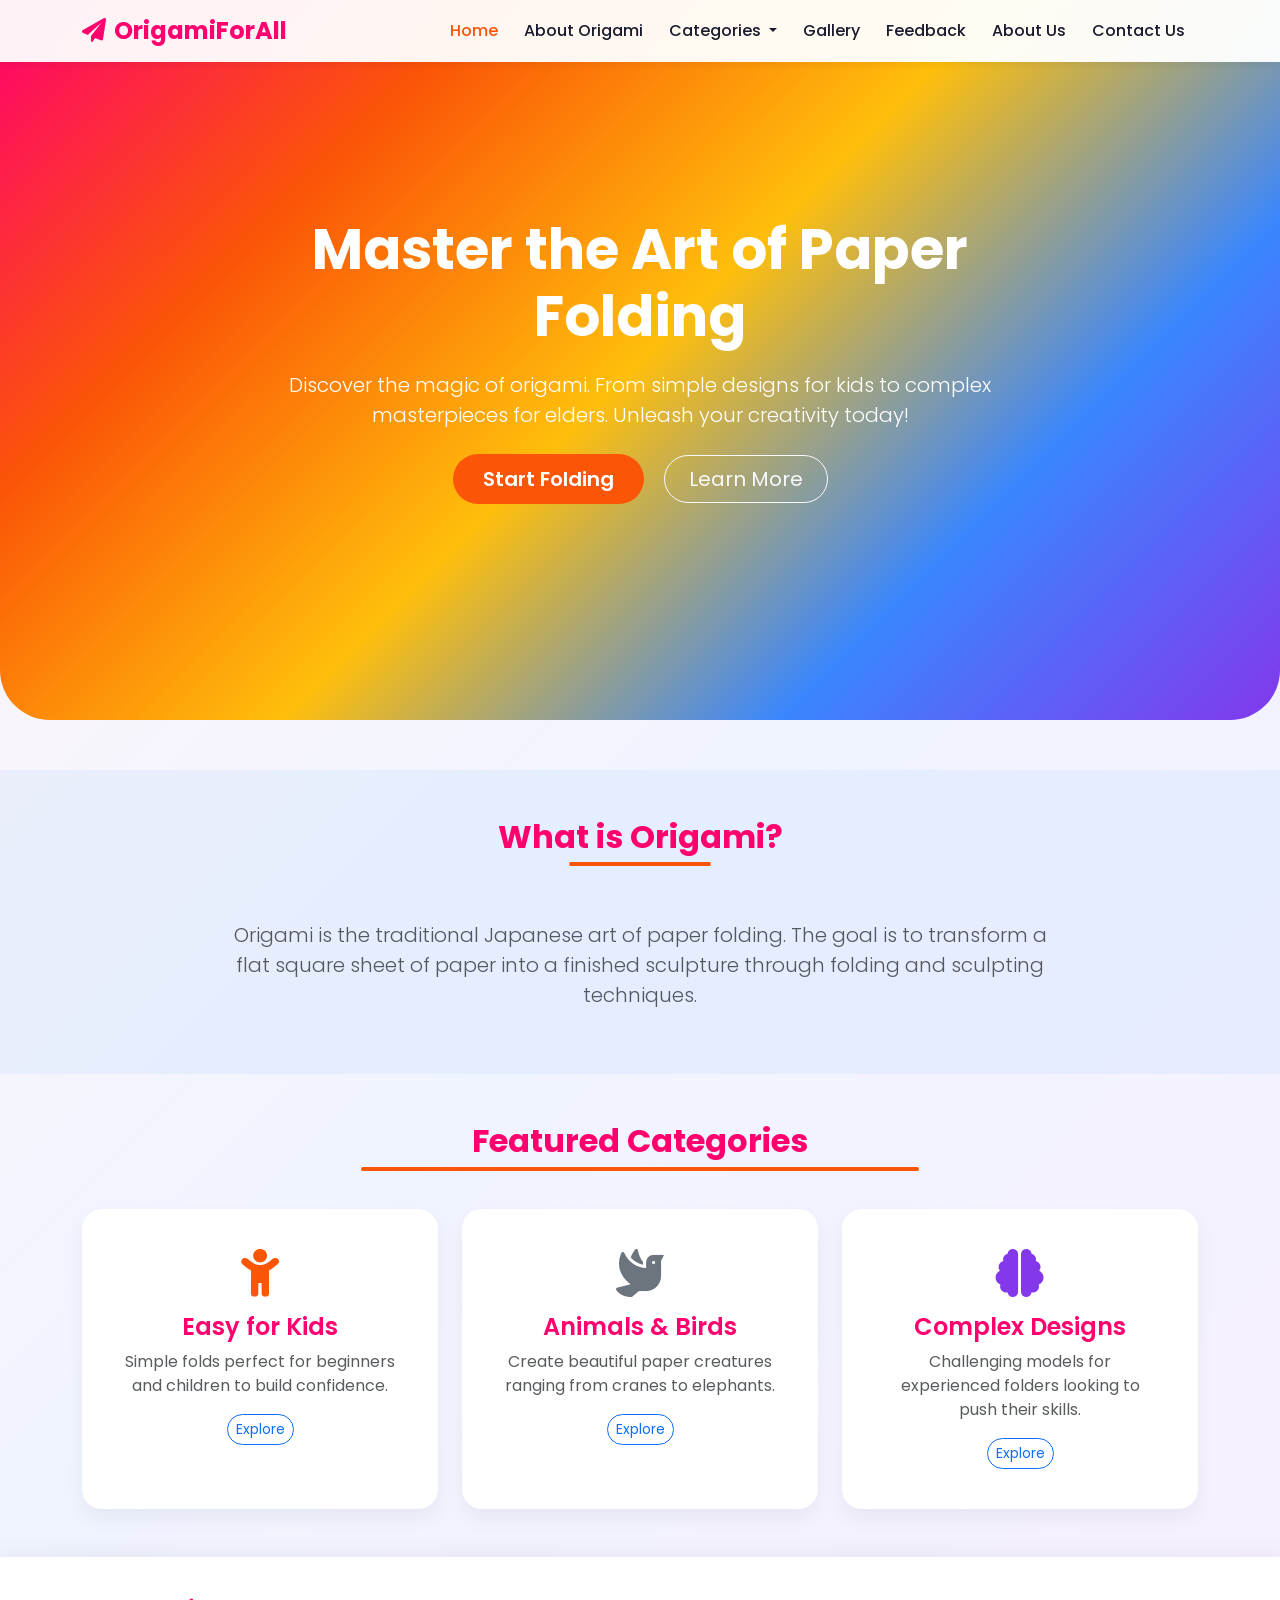
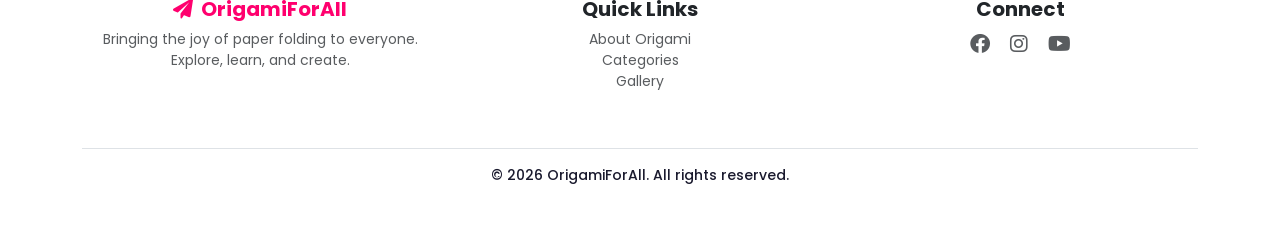
<file: index.html>
<!DOCTYPE html>
<html lang="en">

<head>
    <meta charset="UTF-8">
    <meta name="viewport" content="width=device-width, initial-scale=1.0">
    <title>OrigamiForAll - Home</title>
    <meta name="description"
        content="Learn the beautiful art of paper folding with OrigamiForAll. Discover easy and complex designs, step-by-step guides, and a gallery of amazing creations.">
    <link href="https://cdn.jsdelivr.net/npm/bootstrap@5.3.0/dist/css/bootstrap.min.css" rel="stylesheet">
    <link rel="stylesheet" href="css/style.css">
    <link rel="stylesheet" href="https://cdnjs.cloudflare.com/ajax/libs/font-awesome/6.0.0/css/all.min.css">
</head>

<body>

    <!-- Splash Screen -->
    <div id="splash-screen" class="splash-screen">
        <div class="splash-content">
            <h2 class="splash-title">OrigamiForAll</h2>
            <p class="splash-subtitle">Created By:</p>
            <h3 class="team-names">
                <span>Ali Raza</span> •
                <span>Ibad ur rehman</span> •
                <span>Muhammad Adil</span> •
                <span>Shahmeer Naseer</span> •
                <span>Muhammad Mehroz</span>
            </h3>
        </div>
    </div>

    <!-- Navigation -->
    <nav class="navbar navbar-expand-lg navbar-light fixed-top">
        <div class="container">
            <a class="navbar-brand" href="index.html">
                <i class="fa-solid fa-paper-plane me-2"></i>OrigamiForAll
            </a>
            <button class="navbar-toggler" type="button" data-bs-toggle="collapse" data-bs-target="#navbarNav">
                <span class="navbar-toggler-icon"></span>
            </button>
            <div class="collapse navbar-collapse" id="navbarNav">
                <ul class="navbar-nav ms-auto">
                    <li class="nav-item"><a class="nav-link active" href="index.html">Home</a></li>
                    <li class="nav-item"><a class="nav-link" href="about-origami.html">About Origami</a></li>
                    <li class="nav-item dropdown">
                        <a class="nav-link dropdown-toggle" href="#" id="navbarDropdown" role="button"
                            data-bs-toggle="dropdown">
                            Categories
                        </a>
                        <ul class="dropdown-menu border-0 shadow-sm">
                            <li><a class="dropdown-item" href="categories.html#easy">Easy for Kids</a></li>
                            <li><a class="dropdown-item" href="categories.html#complex">Complex for Elders</a></li>
                            <li>
                                <hr class="dropdown-divider">
                            </li>
                            <li><a class="dropdown-item" href="categories.html#animals">Animals</a></li>
                            <li><a class="dropdown-item" href="categories.html#birds">Birds</a></li>
                            <li><a class="dropdown-item" href="categories.html#flowers">Flowers</a></li>
                            <li><a class="dropdown-item" href="categories.html">View All</a></li>
                        </ul>
                    </li>
                    <li class="nav-item"><a class="nav-link" href="gallery.html">Gallery</a></li>
                    <li class="nav-item"><a class="nav-link" href="feedback.html">Feedback</a></li>
                    <li class="nav-item"><a class="nav-link" href="about-us.html">About Us</a></li>
                    <li class="nav-item"><a class="nav-link" href="contact.html">Contact Us</a></li>
                </ul>
            </div>
        </div>
    </nav>
    <section class="hero-section text-center d-flex align-items-center" style="min-height: 80vh;">
        <div class="container">
            <div class="row justify-content-center">
                <div class="col-md-8">
                    <h1 class="hero-title">Master the Art of Paper Folding</h1>
                    <p class="lead mb-4">Discover the magic of origami. From simple designs for kids to complex
                        masterpieces for elders. Unleash your creativity today!</p>
                    <a href="categories.html" class="btn btn-custom btn-lg me-3">Start Folding</a>
                    <a href="about-origami.html" class="btn btn-outline-light btn-lg rounded-pill px-4">Learn More</a>
                </div>
            </div>
        </div>
    </section>
    <section class="py-5 bg-light-blue">
        <div class="container text-center">
            <h2 class="section-title">What is Origami?</h2>
            <p class="lead w-75 mx-auto mt-4 text-muted">Origami is the traditional Japanese art of paper folding. The
                goal is to transform a flat square sheet of paper into a finished sculpture through folding and
                sculpting techniques.</p>
        </div>
    </section>
    <section class="py-5">
        <div class="container">
            <h2 class="section-title text-center d-block mx-auto mb-5">Featured Categories</h2>
            <div class="row g-4">
                <div class="col-md-4">
                    <div class="card text-center p-4">
                        <div class="card-body">
                            <i class="fa-solid fa-child text-accent fa-3x mb-3"></i>
                            <h4 class="card-title">Easy for Kids</h4>
                            <p class="card-text text-muted">Simple folds perfect for beginners and children to build
                                confidence.</p>
                            <a href="categories.html#easy"
                                class="btn btn-sm btn-outline-primary rounded-pill">Explore</a>
                        </div>
                    </div>
                </div>
                <div class="col-md-4">
                    <div class="card text-center p-4">
                        <div class="card-body">
                            <i class="fa-solid fa-dove text-secondary fa-3x mb-3"></i>
                            <h4 class="card-title">Animals & Birds</h4>
                            <p class="card-text text-muted">Create beautiful paper creatures ranging from cranes to
                                elephants.</p>
                            <a href="categories.html#animals"
                                class="btn btn-sm btn-outline-primary rounded-pill">Explore</a>
                        </div>
                    </div>
                </div>
                <div class="col-md-4">
                    <div class="card text-center p-4">
                        <div class="card-body">
                            <i class="fa-solid fa-brain text-success-custom fa-3x mb-3"
                                style="color: var(--success-color)"></i>
                            <h4 class="card-title">Complex Designs</h4>
                            <p class="card-text text-muted">Challenging models for experienced folders looking to push
                                their skills.</p>
                            <a href="categories.html#complex"
                                class="btn btn-sm btn-outline-primary rounded-pill">Explore</a>
                        </div>
                    </div>
                </div>
            </div>
        </div>
    </section>
    <footer class="text-center mt-0">
        <div class="container">
            <div class="row mb-4">
                <div class="col-md-4 mb-3">
                    <h5 class="text-primary-custom fw-bold"><i class="fa-solid fa-paper-plane me-2"></i>OrigamiForAll
                    </h5>
                    <p class="text-muted small">Bringing the joy of paper folding to everyone. Explore, learn, and
                        create.</p>
                </div>
                <div class="col-md-4 mb-3">
                    <h5 class="text-dark fw-bold">Quick Links</h5>
                    <ul class="list-unstyled small">
                        <li><a href="about-origami.html" class="text-muted text-decoration-none">About Origami</a></li>
                        <li><a href="categories.html" class="text-muted text-decoration-none">Categories</a></li>
                        <li><a href="gallery.html" class="text-muted text-decoration-none">Gallery</a></li>
                    </ul>
                </div>
                <div class="col-md-4 mb-3">
                    <h5 class="text-dark fw-bold">Connect</h5>
                    <a href="#" class="text-muted me-3 fs-5"><i class="fa-brands fa-facebook"></i></a>
                    <a href="#" class="text-muted me-3 fs-5"><i class="fa-brands fa-instagram"></i></a>
                    <a href="#" class="text-muted fs-5"><i class="fa-brands fa-youtube"></i></a>
                </div>
            </div>
            <div class="border-top pt-3">
                <p class="footer-text small mb-0">&copy; 2026 OrigamiForAll. All rights reserved.</p>
            </div>
        </div>
    </footer>

    <!-- Bootstrap JS -->
    <script src="https://cdn.jsdelivr.net/npm/bootstrap@5.3.0/dist/js/bootstrap.bundle.min.js"></script>
    <script src="js/script.js"></script>
</body>

</html>
</file>
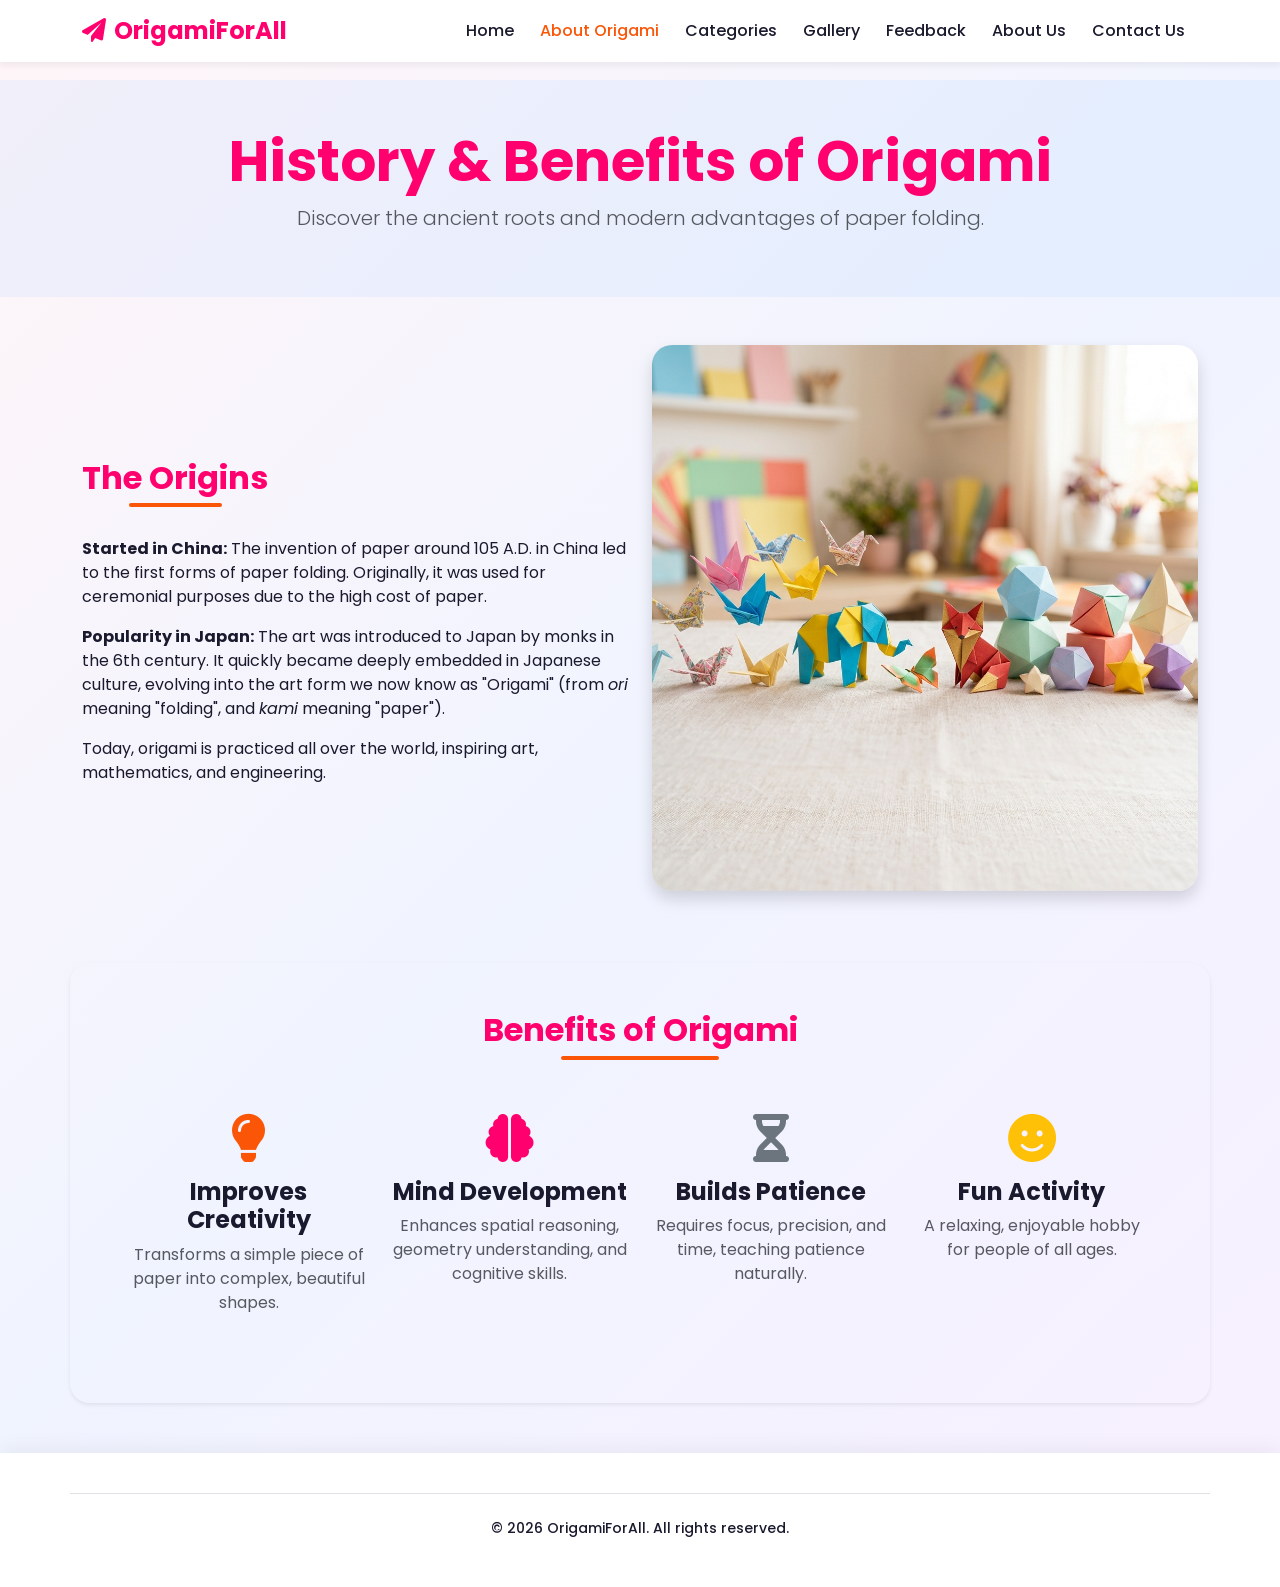
<file: about-origami.html>
<!DOCTYPE html>
<html lang="en">
<head>
    <meta charset="UTF-8">
    <meta name="viewport" content="width=device-width, initial-scale=1.0">
    <title>About Origami - OrigamiForAll</title>
    <link href="https://cdn.jsdelivr.net/npm/bootstrap@5.3.0/dist/css/bootstrap.min.css" rel="stylesheet">
    <link rel="stylesheet" href="css/style.css">
    <link rel="stylesheet" href="https://cdnjs.cloudflare.com/ajax/libs/font-awesome/6.0.0/css/all.min.css">
</head>
<body style="padding-top: 80px;">

    <!-- Navigation -->
    <nav class="navbar navbar-expand-lg navbar-light fixed-top">
        <div class="container">
            <a class="navbar-brand" href="index.html">
                <i class="fa-solid fa-paper-plane me-2"></i>OrigamiForAll
            </a>
            <button class="navbar-toggler" type="button" data-bs-toggle="collapse" data-bs-target="#navbarNav">
                <span class="navbar-toggler-icon"></span>
            </button>
            <div class="collapse navbar-collapse" id="navbarNav">
                <ul class="navbar-nav ms-auto">
                    <li class="nav-item"><a class="nav-link" href="index.html">Home</a></li>
                    <li class="nav-item"><a class="nav-link active" href="about-origami.html">About Origami</a></li>
                    <li class="nav-item"><a class="nav-link" href="categories.html">Categories</a></li>
                    <li class="nav-item"><a class="nav-link" href="gallery.html">Gallery</a></li>
                    <li class="nav-item"><a class="nav-link" href="feedback.html">Feedback</a></li>
                    <li class="nav-item"><a class="nav-link" href="about-us.html">About Us</a></li>
                    <li class="nav-item"><a class="nav-link" href="contact.html">Contact Us</a></li>
                </ul>
            </div>
        </div>
    </nav>

    <!-- Page Header -->
    <section class="bg-light-blue py-5 mb-5 text-center">
        <div class="container">
            <h1 class="display-4 fw-bold text-primary-custom">History & Benefits of Origami</h1>
            <p class="lead text-muted">Discover the ancient roots and modern advantages of paper folding.</p>
        </div>
    </section>

    <!-- Content Section -->
    <div class="container mb-5">
        <div class="row align-items-center mb-5">
            <div class="col-md-6 order-md-2 mb-4">
                <img src="images/banner.png" alt="Origami History" class="img-fluid rounded-custom shadow">
            </div>
            <div class="col-md-6 order-md-1">
                <h2 class="section-title">The Origins</h2>
                <p><strong>Started in China:</strong> The invention of paper around 105 A.D. in China led to the first forms of paper folding. Originally, it was used for ceremonial purposes due to the high cost of paper.</p>
                <p><strong>Popularity in Japan:</strong> The art was introduced to Japan by monks in the 6th century. It quickly became deeply embedded in Japanese culture, evolving into the art form we now know as "Origami" (from <em>ori</em> meaning "folding", and <em>kami</em> meaning "paper").</p>
                <p>Today, origami is practiced all over the world, inspiring art, mathematics, and engineering.</p>
            </div>
        </div>

        <div class="row bg-soft-green p-5 rounded-custom mt-5 shadow-sm">
            <div class="col-12 text-center mb-4">
                <h2 class="section-title">Benefits of Origami</h2>
            </div>
            <div class="col-md-3 text-center mb-4">
                <i class="fa-solid fa-lightbulb text-accent fa-3x mb-3"></i>
                <h4 class="fw-bold">Improves Creativity</h4>
                <p class="text-muted">Transforms a simple piece of paper into complex, beautiful shapes.</p>
            </div>
            <div class="col-md-3 text-center mb-4">
                <i class="fa-solid fa-brain text-primary-custom fa-3x mb-3"></i>
                <h4 class="fw-bold">Mind Development</h4>
                <p class="text-muted">Enhances spatial reasoning, geometry understanding, and cognitive skills.</p>
            </div>
            <div class="col-md-3 text-center mb-4">
                <i class="fa-solid fa-hourglass text-secondary fa-3x mb-3"></i>
                <h4 class="fw-bold">Builds Patience</h4>
                <p class="text-muted">Requires focus, precision, and time, teaching patience naturally.</p>
            </div>
            <div class="col-md-3 text-center mb-4">
                <i class="fa-solid fa-face-smile text-warning fa-3x mb-3"></i>
                <h4 class="fw-bold">Fun Activity</h4>
                <p class="text-muted">A relaxing, enjoyable hobby for people of all ages.</p>
            </div>
        </div>
    </div>

    <!-- Footer -->
    <footer class="text-center">
        <div class="container border-top pt-4 pb-2">
            <p class="footer-text small mb-0">&copy; 2026 OrigamiForAll. All rights reserved.</p>
        </div>
    </footer>

    <script src="https://cdn.jsdelivr.net/npm/bootstrap@5.3.0/dist/js/bootstrap.bundle.min.js"></script>
    <script src="js/script.js"></script>
</body>
</html>
</file>
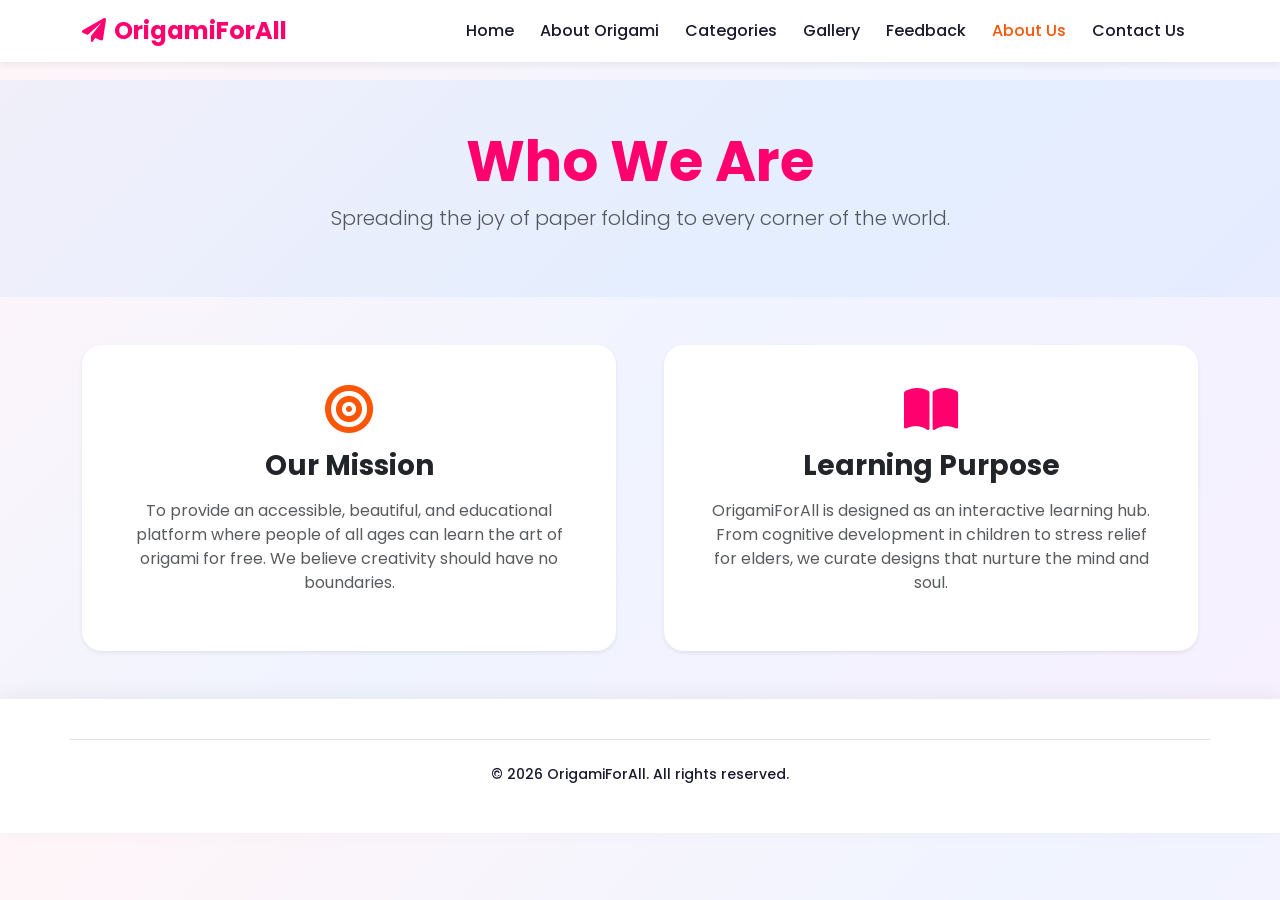
<file: about-us.html>
<!DOCTYPE html>
<html lang="en">
<head>
    <meta charset="UTF-8">
    <meta name="viewport" content="width=device-width, initial-scale=1.0">
    <title>About Us - OrigamiForAll</title>
    <link href="https://cdn.jsdelivr.net/npm/bootstrap@5.3.0/dist/css/bootstrap.min.css" rel="stylesheet">
    <link rel="stylesheet" href="css/style.css">
    <link rel="stylesheet" href="https://cdnjs.cloudflare.com/ajax/libs/font-awesome/6.0.0/css/all.min.css">
</head>
<body style="padding-top: 80px;">

    <!-- Navigation -->
    <nav class="navbar navbar-expand-lg navbar-light fixed-top">
        <div class="container">
            <a class="navbar-brand" href="index.html">
                <i class="fa-solid fa-paper-plane me-2"></i>OrigamiForAll
            </a>
            <button class="navbar-toggler" type="button" data-bs-toggle="collapse" data-bs-target="#navbarNav">
                <span class="navbar-toggler-icon"></span>
            </button>
            <div class="collapse navbar-collapse" id="navbarNav">
                <ul class="navbar-nav ms-auto">
                    <li class="nav-item"><a class="nav-link" href="index.html">Home</a></li>
                    <li class="nav-item"><a class="nav-link" href="about-origami.html">About Origami</a></li>
                    <li class="nav-item"><a class="nav-link" href="categories.html">Categories</a></li>
                    <li class="nav-item"><a class="nav-link" href="gallery.html">Gallery</a></li>
                    <li class="nav-item"><a class="nav-link" href="feedback.html">Feedback</a></li>
                    <li class="nav-item"><a class="nav-link active" href="about-us.html">About Us</a></li>
                    <li class="nav-item"><a class="nav-link" href="contact.html">Contact Us</a></li>
                </ul>
            </div>
        </div>
    </nav>

    <!-- Page Header -->
    <section class="bg-light-blue py-5 mb-5 text-center">
        <div class="container">
            <h1 class="display-4 fw-bold text-primary-custom">Who We Are</h1>
            <p class="lead text-muted">Spreading the joy of paper folding to every corner of the world.</p>
        </div>
    </section>

    <!-- Mission & Vision -->
    <div class="container mb-5">
        <div class="row g-5">
            <div class="col-md-6">
                <div class="card h-100 p-4 border-0 shadow-sm" style="border-radius: 20px;">
                    <div class="card-body text-center">
                        <i class="fa-solid fa-bullseye text-accent fa-3x mb-3"></i>
                        <h3 class="fw-bold">Our Mission</h3>
                        <p class="text-muted mt-3">To provide an accessible, beautiful, and educational platform where people of all ages can learn the art of origami for free. We believe creativity should have no boundaries.</p>
                    </div>
                </div>
            </div>
            <div class="col-md-6">
                <div class="card h-100 p-4 border-0 shadow-sm" style="border-radius: 20px;">
                    <div class="card-body text-center">
                        <i class="fa-solid fa-book-open text-primary-custom fa-3x mb-3"></i>
                        <h3 class="fw-bold">Learning Purpose</h3>
                        <p class="text-muted mt-3">OrigamiForAll is designed as an interactive learning hub. From cognitive development in children to stress relief for elders, we curate designs that nurture the mind and soul.</p>
                    </div>
                </div>
            </div>
        </div>
    </div>



    <!-- Footer -->
    <footer class="text-center mt-5">
        <div class="container border-top pt-4 pb-2">
            <p class="footer-text small mb-0">&copy; 2026 OrigamiForAll. All rights reserved.</p>
        </div>
    </footer>

    <script src="https://cdn.jsdelivr.net/npm/bootstrap@5.3.0/dist/js/bootstrap.bundle.min.js"></script>
    <script src="js/script.js"></script>
</body>
</html>
</file>
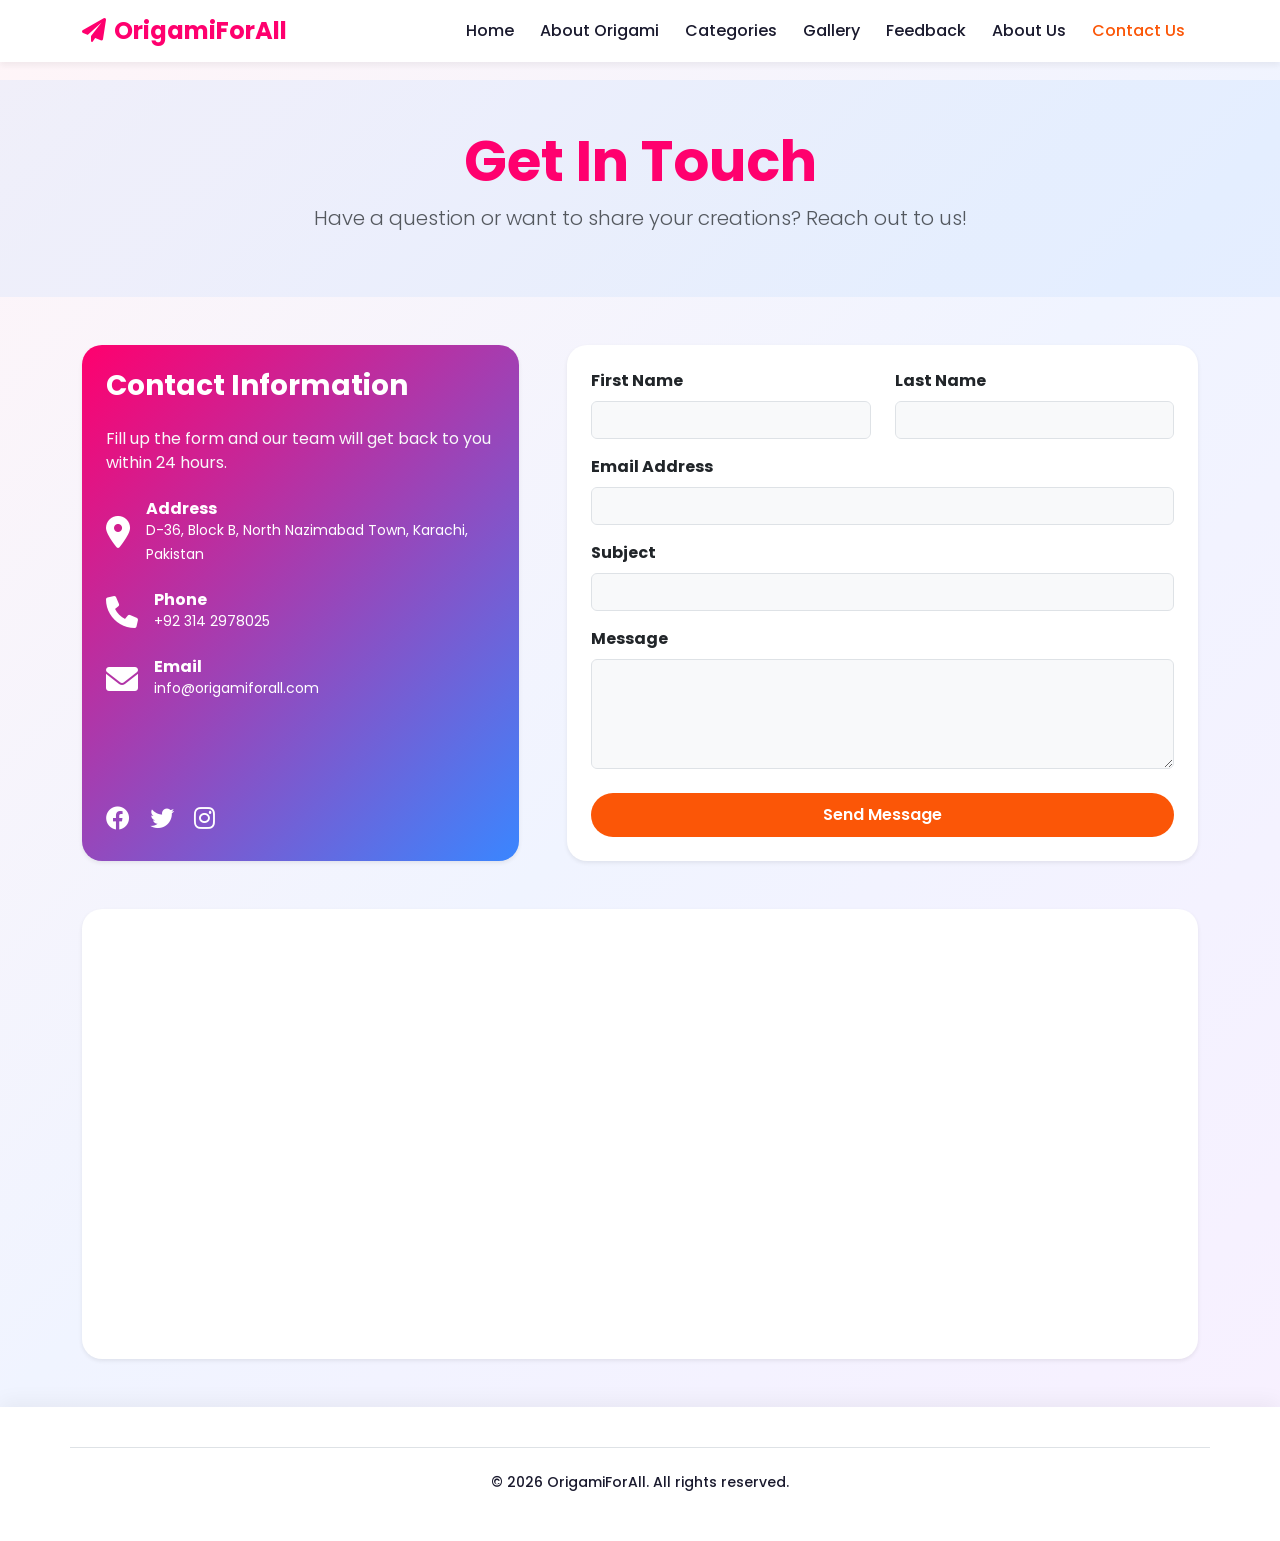
<file: contact.html>
<!DOCTYPE html>
<html lang="en">

<head>
    <meta charset="UTF-8">
    <meta name="viewport" content="width=device-width, initial-scale=1.0">
    <title>Contact Us - OrigamiForAll</title>
    <link href="https://cdn.jsdelivr.net/npm/bootstrap@5.3.0/dist/css/bootstrap.min.css" rel="stylesheet">
    <link rel="stylesheet" href="css/style.css">
    <link rel="stylesheet" href="https://cdnjs.cloudflare.com/ajax/libs/font-awesome/6.0.0/css/all.min.css">
<base target="_blank">
</head>

<body style="padding-top: 80px;">

    <!-- Navigation -->
    <nav class="navbar navbar-expand-lg navbar-light fixed-top">
        <div class="container">
            <a class="navbar-brand" href="index.html">
                <i class="fa-solid fa-paper-plane me-2"></i>OrigamiForAll
            </a>
            <button class="navbar-toggler" type="button" data-bs-toggle="collapse" data-bs-target="#navbarNav">
                <span class="navbar-toggler-icon"></span>
            </button>
            <div class="collapse navbar-collapse" id="navbarNav">
                <ul class="navbar-nav ms-auto">
                    <li class="nav-item"><a class="nav-link" href="index.html">Home</a></li>
                    <li class="nav-item"><a class="nav-link" href="about-origami.html">About Origami</a></li>
                    <li class="nav-item"><a class="nav-link" href="categories.html">Categories</a></li>
                    <li class="nav-item"><a class="nav-link" href="gallery.html">Gallery</a></li>
                    <li class="nav-item"><a class="nav-link" href="feedback.html">Feedback</a></li>
                    <li class="nav-item"><a class="nav-link" href="about-us.html">About Us</a></li>
                    <li class="nav-item"><a class="nav-link active" href="contact.html">Contact Us</a></li>
                </ul>
            </div>
        </div>
    </nav>

    <!-- Page Header -->
    <section class="bg-light-blue py-5 mb-5 text-center">
        <div class="container">
            <h1 class="display-4 fw-bold text-primary-custom">Get In Touch</h1>
            <p class="lead text-muted">Have a question or want to share your creations? Reach out to us!</p>
        </div>
    </section>

    <!-- Contact Info & Form -->
    <div class="container mb-5">
        <div class="row g-5">
            <!-- Contact Details -->
            <div class="col-md-5">
                <div class="card p-4 border-0 shadow-sm bg-primary text-white"
                    style="border-radius: 20px; background: linear-gradient(135deg, var(--primary-color), var(--secondary-color));">
                    <h3 class="fw-bold mb-4">Contact Information</h3>
                    <p class="mb-4 text-light">Fill up the form and our team will get back to you within 24 hours.</p>

                    <div class="d-flex align-items-center mb-4">
                        <i class="fa-solid fa-location-dot fa-2x me-3"></i>
                        <div>
                            <h6 class="mb-0 fw-bold">Address</h6>
                            <span class="small">D-36, Block B, North Nazimabad Town, Karachi, Pakistan</span>
                        </div>
                    </div>

                    <div class="d-flex align-items-center mb-4">
                        <i class="fa-solid fa-phone fa-2x me-3"></i>
                        <div>
                            <h6 class="mb-0 fw-bold">Phone</h6>
                            <span class="small">+92 314 2978025</span>
                        </div>
                    </div>

                    <div class="d-flex align-items-center mb-4">
                        <i class="fa-solid fa-envelope fa-2x me-3"></i>
                        <div>
                            <h6 class="mb-0 fw-bold">Email</h6>
                            <span class="small"><a href="mailto:info@origamiforall.com"
                                    class="text-white text-decoration-none">info@origamiforall.com</a></span>
                        </div>
                    </div>

                    <div class="mt-auto pt-5">
                        <a href="#" class="text-white me-3 fs-4"><i class="fa-brands fa-facebook"></i></a>
                        <a href="#" class="text-white me-3 fs-4"><i class="fa-brands fa-twitter"></i></a>
                        <a href="#" class="text-white fs-4"><i class="fa-brands fa-instagram"></i></a>
                    </div>
                </div>
            </div>

            <!-- Contact Form -->
            <div class="col-md-7">
                <div class="card p-4 border-0 shadow-sm" style="border-radius: 20px;">
                    <form onsubmit="event.preventDefault(); alert('Message Sent Successfully!');">
                        <div class="row">
                            <div class="col-md-6 mb-3">
                                <label class="form-label fw-bold text-dark">First Name</label>
                                <input type="text" class="form-control bg-light" required>
                            </div>
                            <div class="col-md-6 mb-3">
                                <label class="form-label fw-bold text-dark">Last Name</label>
                                <input type="text" class="form-control bg-light" required>
                            </div>
                        </div>
                        <div class="mb-3">
                            <label class="form-label fw-bold text-dark">Email Address</label>
                            <input type="email" class="form-control bg-light" required>
                        </div>
                        <div class="mb-3">
                            <label class="form-label fw-bold text-dark">Subject</label>
                            <input type="text" class="form-control bg-light" required>
                        </div>
                        <div class="mb-4">
                            <label class="form-label fw-bold text-dark">Message</label>
                            <textarea class="form-control bg-light" rows="4" required></textarea>
                        </div>
                        <button type="submit" class="btn btn-custom w-100">Send Message</button>
                    </form>
                </div>
            </div>
        </div>
    </div>

    <!-- Map Section -->
    <div class="container mb-5">
        <div class="card p-0 border-0 shadow-sm overflow-hidden" style="border-radius: 20px; height: 450px;">
            <iframe 
                src="https://www.google.com/maps/embed?pb=!1m18!1m12!1m3!1d3618.1234567890123!2d67.0345098!3d24.9270618!2m3!1f0!2f0!3f0!3m2!1i1024!2i768!4f13.1!3m3!1m2!1s0x3eb33f90157042d3%3A0x93d609e8bec9a880!2sAptech%20Computer%20Education%20North%20Nazimabad%20Center!5e0!3m2!1sen!2s!4v1716380645000!5m2!1sen!2s" 
                width="100%" 
                height="100%" 
                style="border:0;" 
                allowfullscreen="" 
                loading="lazy" 
                referrerpolicy="no-referrer-when-downgrade">
            </iframe>
        </div>
    </div>

    <!-- Footer -->
    <footer class="text-center mt-5">
        <div class="container border-top pt-4 pb-2">
            <p class="footer-text small mb-0">&copy; 2026 OrigamiForAll. All rights reserved.</p>
        </div>
    </footer>

    <script src="https://cdn.jsdelivr.net/npm/bootstrap@5.3.0/dist/js/bootstrap.bundle.min.js"></script>
    <script src="js/script.js"></script>
</body>

</html>
</file>
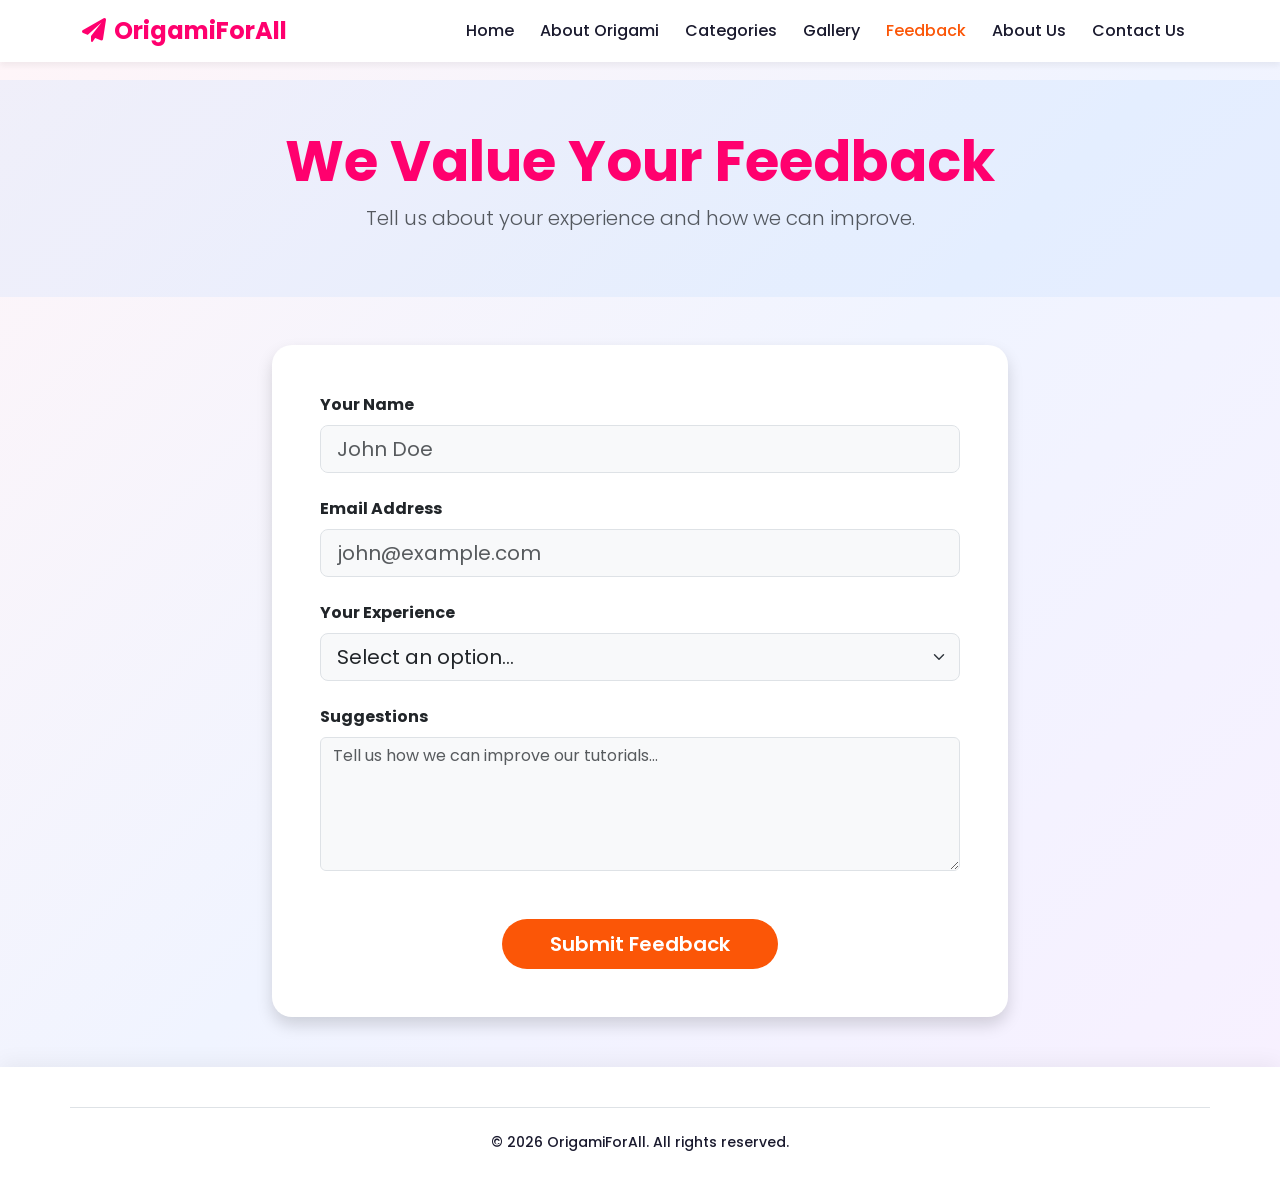
<file: feedback.html>
<!DOCTYPE html>
<html lang="en">
<head>
    <meta charset="UTF-8">
    <meta name="viewport" content="width=device-width, initial-scale=1.0">
    <title>Feedback - OrigamiForAll</title>
    <link href="https://cdn.jsdelivr.net/npm/bootstrap@5.3.0/dist/css/bootstrap.min.css" rel="stylesheet">
    <link rel="stylesheet" href="css/style.css">
    <link rel="stylesheet" href="https://cdnjs.cloudflare.com/ajax/libs/font-awesome/6.0.0/css/all.min.css">
</head>
<body style="padding-top: 80px;">

    <!-- Navigation -->
    <nav class="navbar navbar-expand-lg navbar-light fixed-top">
        <div class="container">
            <a class="navbar-brand" href="index.html">
                <i class="fa-solid fa-paper-plane me-2"></i>OrigamiForAll
            </a>
            <button class="navbar-toggler" type="button" data-bs-toggle="collapse" data-bs-target="#navbarNav">
                <span class="navbar-toggler-icon"></span>
            </button>
            <div class="collapse navbar-collapse" id="navbarNav">
                <ul class="navbar-nav ms-auto">
                    <li class="nav-item"><a class="nav-link" href="index.html">Home</a></li>
                    <li class="nav-item"><a class="nav-link" href="about-origami.html">About Origami</a></li>
                    <li class="nav-item"><a class="nav-link" href="categories.html">Categories</a></li>
                    <li class="nav-item"><a class="nav-link" href="gallery.html">Gallery</a></li>
                    <li class="nav-item"><a class="nav-link active" href="feedback.html">Feedback</a></li>
                    <li class="nav-item"><a class="nav-link" href="about-us.html">About Us</a></li>
                    <li class="nav-item"><a class="nav-link" href="contact.html">Contact Us</a></li>
                </ul>
            </div>
        </div>
    </nav>

    <!-- Page Header -->
    <section class="bg-light-blue py-5 mb-5 text-center">
        <div class="container">
            <h1 class="display-4 fw-bold text-primary-custom">We Value Your Feedback</h1>
            <p class="lead text-muted">Tell us about your experience and how we can improve.</p>
        </div>
    </section>

    <!-- Feedback Form -->
    <div class="container mb-5">
        <div class="row justify-content-center">
            <div class="col-md-8">
                <div class="card p-5 shadow border-0" style="border-radius: 20px;">
                    <form onsubmit="event.preventDefault(); alert('Thank you for your feedback!');">
                        <div class="mb-4">
                            <label for="name" class="form-label fw-bold text-dark">Your Name</label>
                            <input type="text" class="form-control form-control-lg bg-light" id="name" placeholder="John Doe" required>
                        </div>
                        <div class="mb-4">
                            <label for="email" class="form-label fw-bold text-dark">Email Address</label>
                            <input type="email" class="form-control form-control-lg bg-light" id="email" placeholder="john@example.com" required>
                        </div>
                        <div class="mb-4">
                            <label class="form-label fw-bold text-dark">Your Experience</label>
                            <select class="form-select form-select-lg bg-light" required>
                                <option value="" disabled selected>Select an option...</option>
                                <option value="excellent">Excellent - I loved it!</option>
                                <option value="good">Good - Enjoyed the folds</option>
                                <option value="average">Average - Needs more models</option>
                                <option value="poor">Poor - Hard to follow</option>
                            </select>
                        </div>
                        <div class="mb-4">
                            <label for="suggestions" class="form-label fw-bold text-dark">Suggestions</label>
                            <textarea class="form-control bg-light" id="suggestions" rows="5" placeholder="Tell us how we can improve our tutorials..." required></textarea>
                        </div>
                        <div class="text-center mt-5">
                            <button type="submit" class="btn btn-custom btn-lg px-5">Submit Feedback</button>
                        </div>
                    </form>
                </div>
            </div>
        </div>
    </div>

    <!-- Footer -->
    <footer class="text-center">
        <div class="container border-top pt-4 pb-2">
            <p class="footer-text small mb-0">&copy; 2026 OrigamiForAll. All rights reserved.</p>
        </div>
    </footer>

    <script src="https://cdn.jsdelivr.net/npm/bootstrap@5.3.0/dist/js/bootstrap.bundle.min.js"></script>
    <script src="js/script.js"></script>
</body>
</html>
</file>
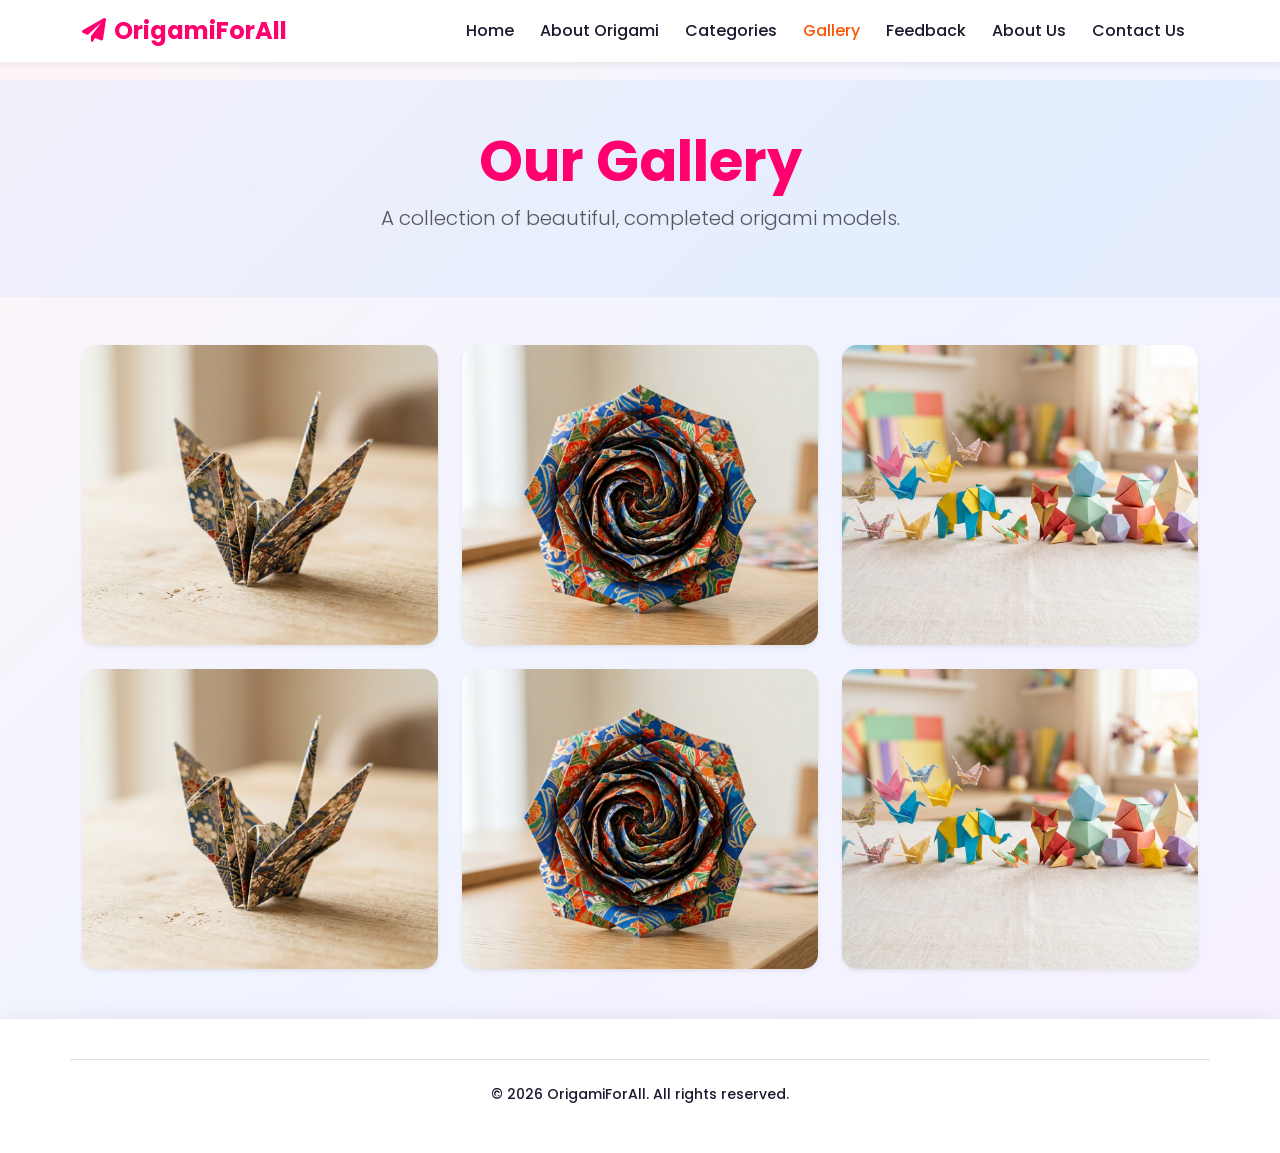
<file: gallery.html>
<!DOCTYPE html>
<html lang="en">
<head>
    <meta charset="UTF-8">
    <meta name="viewport" content="width=device-width, initial-scale=1.0">
    <title>Gallery - OrigamiForAll</title>
    <link href="https://cdn.jsdelivr.net/npm/bootstrap@5.3.0/dist/css/bootstrap.min.css" rel="stylesheet">
    <link rel="stylesheet" href="css/style.css">
    <link rel="stylesheet" href="https://cdnjs.cloudflare.com/ajax/libs/font-awesome/6.0.0/css/all.min.css">
</head>
<body style="padding-top: 80px;">

    <!-- Navigation -->
    <nav class="navbar navbar-expand-lg navbar-light fixed-top">
        <div class="container">
            <a class="navbar-brand" href="index.html">
                <i class="fa-solid fa-paper-plane me-2"></i>OrigamiForAll
            </a>
            <button class="navbar-toggler" type="button" data-bs-toggle="collapse" data-bs-target="#navbarNav">
                <span class="navbar-toggler-icon"></span>
            </button>
            <div class="collapse navbar-collapse" id="navbarNav">
                <ul class="navbar-nav ms-auto">
                    <li class="nav-item"><a class="nav-link" href="index.html">Home</a></li>
                    <li class="nav-item"><a class="nav-link" href="about-origami.html">About Origami</a></li>
                    <li class="nav-item"><a class="nav-link" href="categories.html">Categories</a></li>
                    <li class="nav-item"><a class="nav-link active" href="gallery.html">Gallery</a></li>
                    <li class="nav-item"><a class="nav-link" href="feedback.html">Feedback</a></li>
                    <li class="nav-item"><a class="nav-link" href="about-us.html">About Us</a></li>
                    <li class="nav-item"><a class="nav-link" href="contact.html">Contact Us</a></li>
                </ul>
            </div>
        </div>
    </nav>

    <!-- Page Header -->
    <section class="bg-light-blue py-5 mb-5 text-center">
        <div class="container">
            <h1 class="display-4 fw-bold text-primary-custom">Our Gallery</h1>
            <p class="lead text-muted">A collection of beautiful, completed origami models.</p>
        </div>
    </section>

    <!-- Gallery Grid -->
    <div class="container mb-5">
        <div class="row g-4">
            <!-- Gallery Item 1 -->
            <div class="col-md-4">
                <div class="gallery-item shadow-sm">
                    <img src="images/crane.png" class="img-fluid w-100" alt="Paper Crane" style="height: 300px; object-fit: cover;">
                    <div class="gallery-overlay">
                        <h4 class="fw-bold">Paper Crane</h4>
                    </div>
                </div>
            </div>
            <!-- Gallery Item 2 -->
            <div class="col-md-4">
                <div class="gallery-item shadow-sm">
                    <img src="images/flower.png" class="img-fluid w-100" alt="Origami Flowers" style="height: 300px; object-fit: cover;">
                    <div class="gallery-overlay">
                        <h4 class="fw-bold">Origami Flowers</h4>
                    </div>
                </div>
            </div>
            <!-- Gallery Item 3 -->
            <div class="col-md-4">
                <div class="gallery-item shadow-sm">
                    <img src="images/banner.png" class="img-fluid w-100" alt="Modular Kusudama" style="height: 300px; object-fit: cover;">
                    <div class="gallery-overlay">
                        <h4 class="fw-bold">Modular Kusudama</h4>
                    </div>
                </div>
            </div>
            <!-- Gallery Item 4 -->
            <div class="col-md-4">
                <div class="gallery-item shadow-sm">
                    <img src="images/crane.png" class="img-fluid w-100" alt="Abstract Origami" style="height: 300px; object-fit: cover;">
                    <div class="gallery-overlay">
                        <h4 class="fw-bold">Abstract Origami</h4>
                    </div>
                </div>
            </div>
            <!-- Gallery Item 5 -->
            <div class="col-md-4">
                <div class="gallery-item shadow-sm">
                    <img src="images/flower.png" class="img-fluid w-100" alt="Origami Butterfly" style="height: 300px; object-fit: cover;">
                    <div class="gallery-overlay">
                        <h4 class="fw-bold">Origami Butterfly</h4>
                    </div>
                </div>
            </div>
            <!-- Gallery Item 6 -->
            <div class="col-md-4">
                <div class="gallery-item shadow-sm">
                    <img src="images/banner.png" class="img-fluid w-100" alt="Origami Box" style="height: 300px; object-fit: cover;">
                    <div class="gallery-overlay">
                        <h4 class="fw-bold">Origami Box</h4>
                    </div>
                </div>
            </div>
        </div>
    </div>

    <!-- Footer -->
    <footer class="text-center">
        <div class="container border-top pt-4 pb-2">
            <p class="footer-text small mb-0">&copy; 2026 OrigamiForAll. All rights reserved.</p>
        </div>
    </footer>

    <script src="https://cdn.jsdelivr.net/npm/bootstrap@5.3.0/dist/js/bootstrap.bundle.min.js"></script>
    <script src="js/script.js"></script>
</body>
</html>
</file>
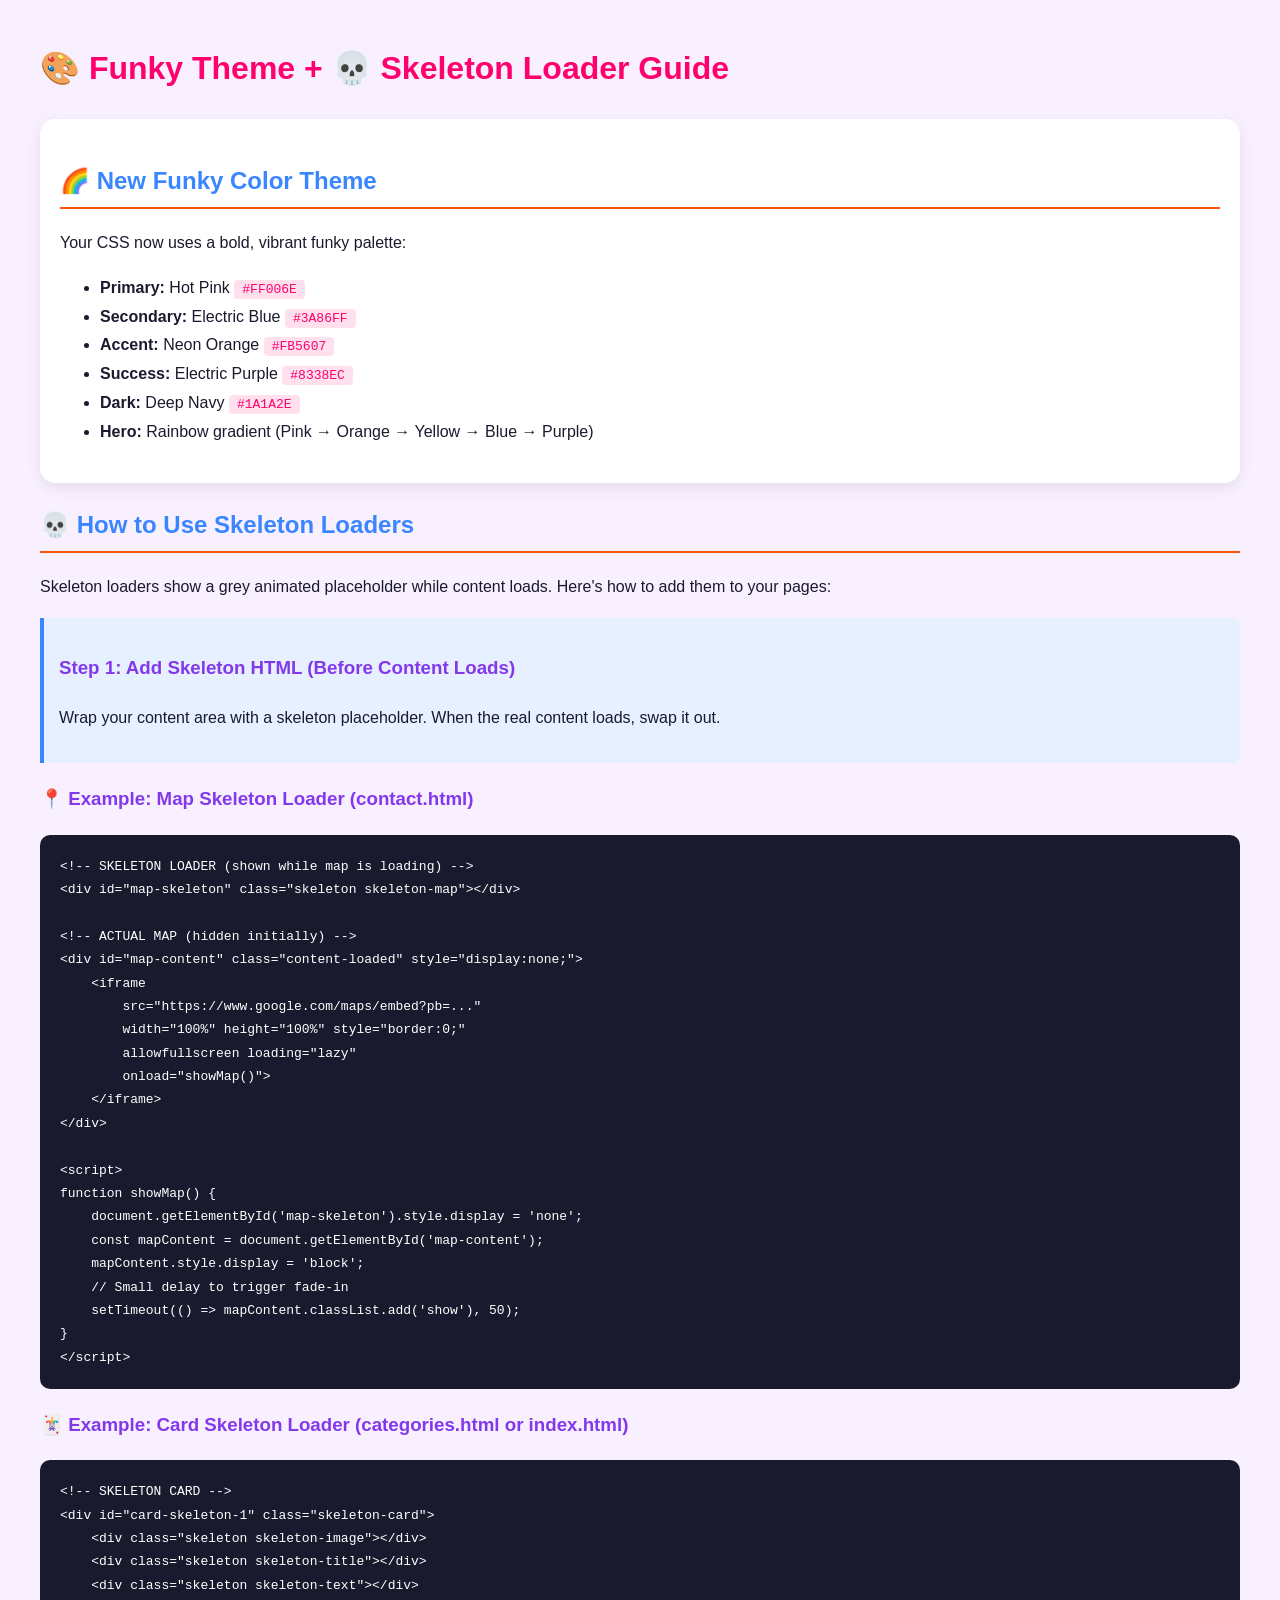
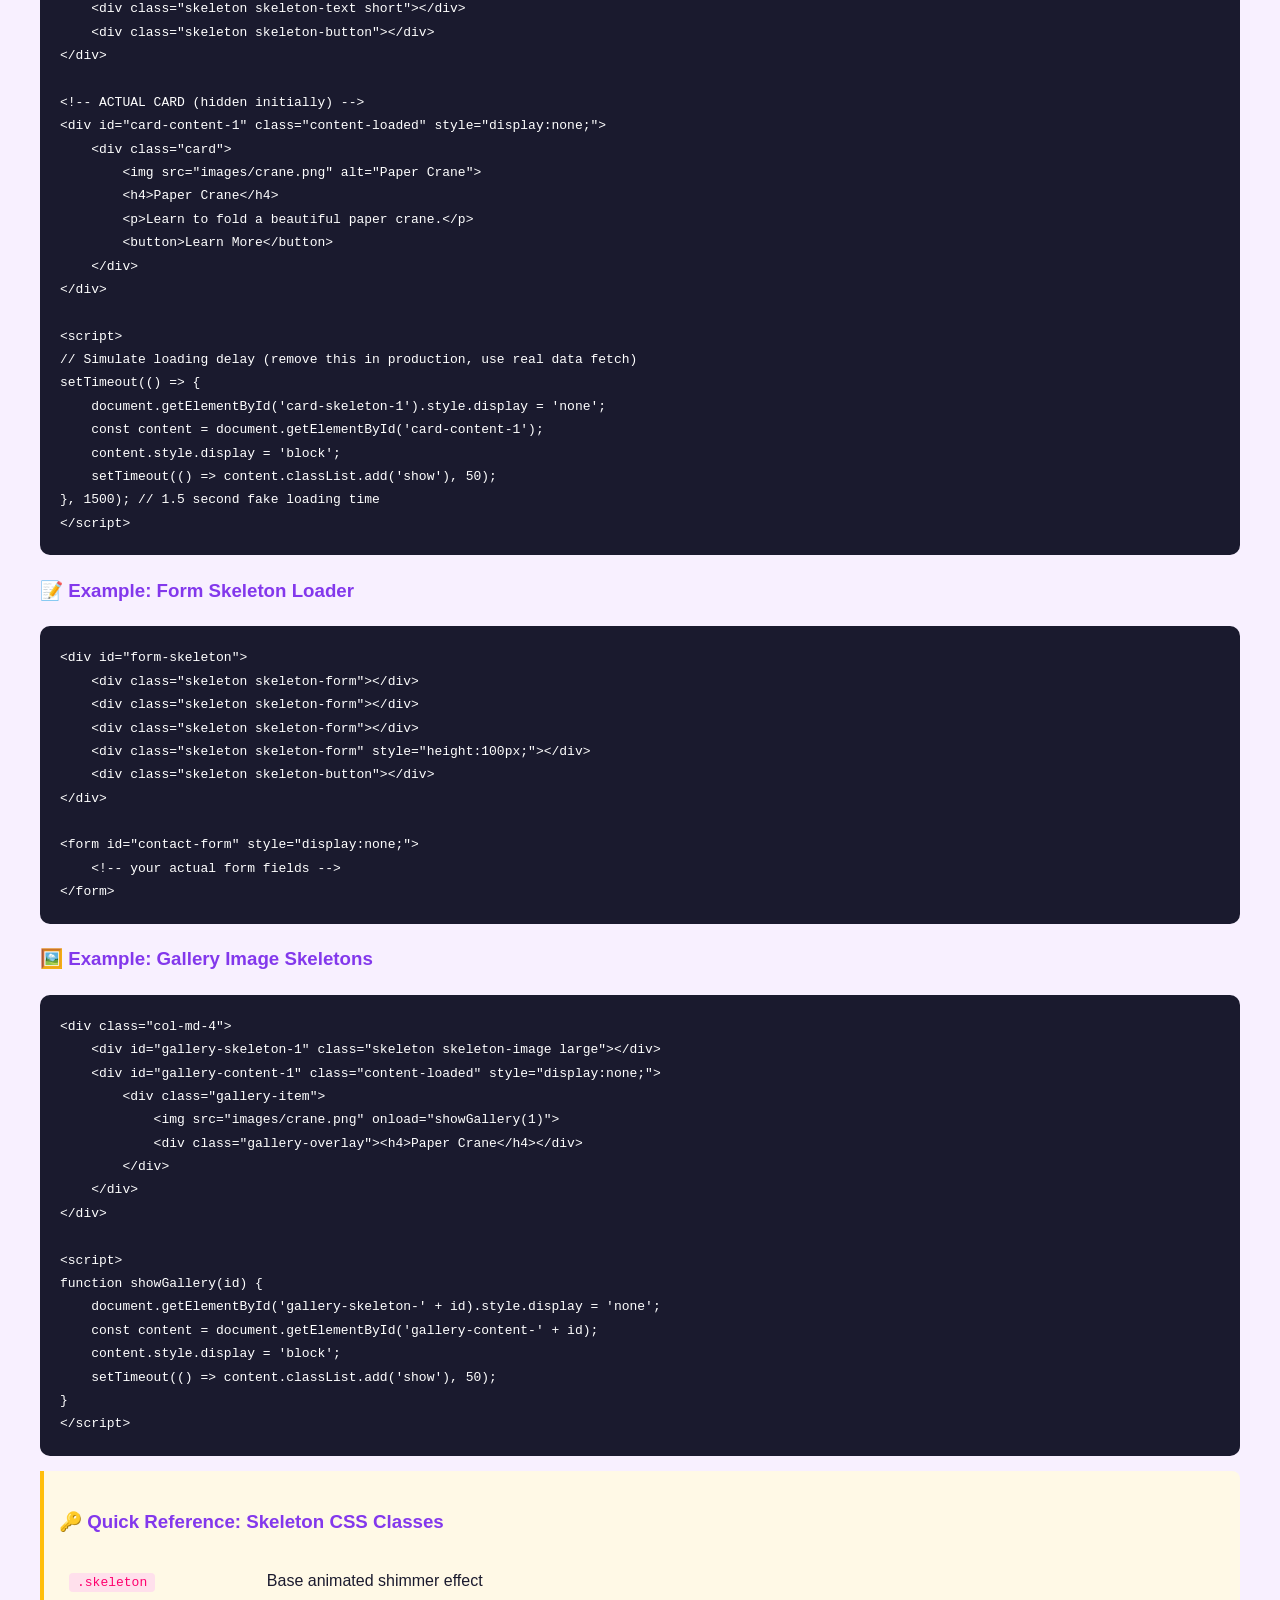
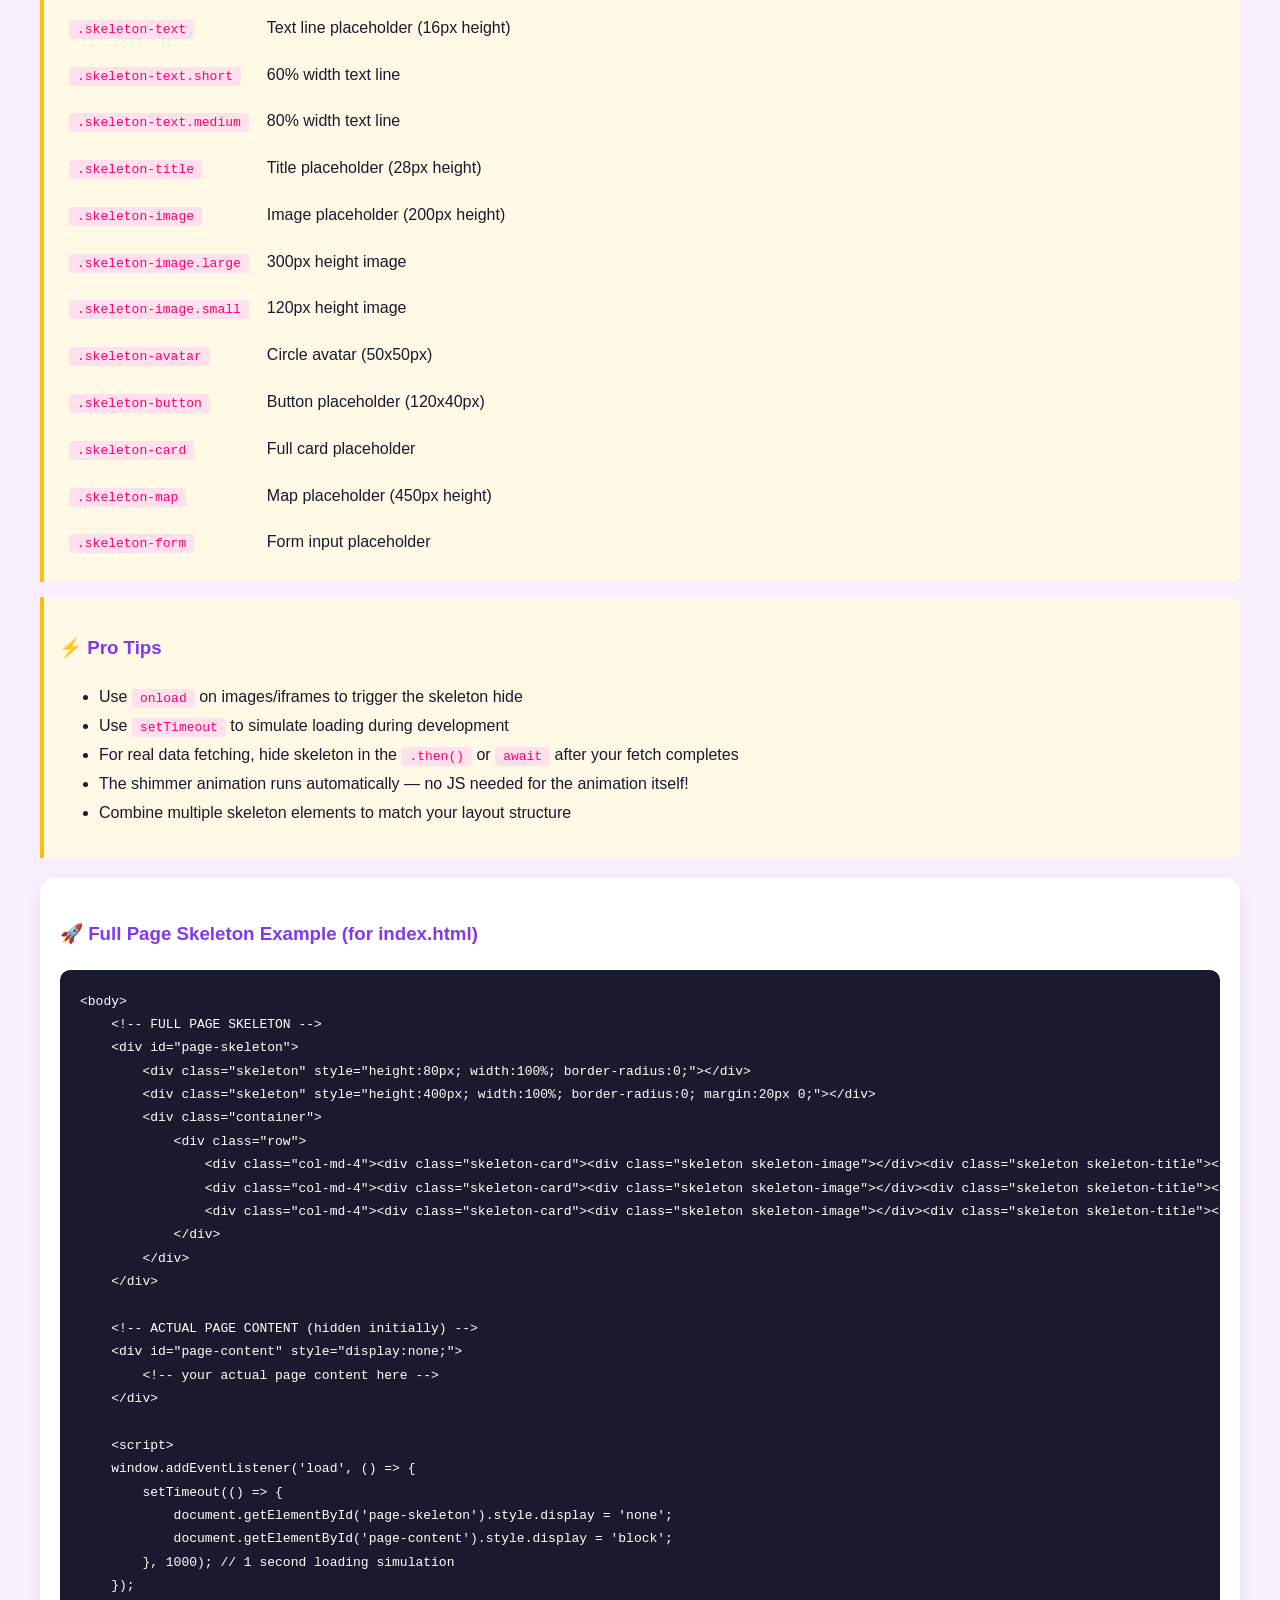
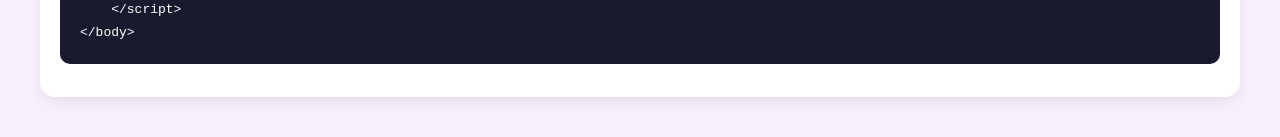
<file: skeleton-loader-guide.html>
<!DOCTYPE html>
<html lang="en">
<head>
<meta charset="UTF-8">
<title>Skeleton Loader Usage Guide - OrigamiForAll</title>
<style>
body { font-family: 'Poppins', sans-serif; margin: 40px; background: #f8f0ff; color: #1A1A2E; line-height: 1.8; }
h1 { color: #FF006E; }
h2 { color: #3A86FF; border-bottom: 2px solid #FB5607; padding-bottom: 5px; }
h3 { color: #8338EC; }
code { background: #ffe0ec; padding: 2px 8px; border-radius: 4px; font-family: monospace; color: #FF006E; }
pre { background: #1A1A2E; color: #fff; padding: 20px; border-radius: 10px; overflow-x: auto; font-size: 13px; }
.box { background: white; padding: 20px; border-radius: 15px; margin: 20px 0; box-shadow: 0 5px 15px rgba(0,0,0,0.08); }
.tip { background: #fff9e6; border-left: 4px solid #FFBE0B; padding: 15px; margin: 15px 0; border-radius: 0 8px 8px 0; }
.step { background: #e6f0ff; border-left: 4px solid #3A86FF; padding: 15px; margin: 15px 0; border-radius: 0 8px 8px 0; }
</style>
<base target="_blank">
</head>
<body>

<h1>🎨 Funky Theme + 💀 Skeleton Loader Guide</h1>

<div class="box">
<h2>🌈 New Funky Color Theme</h2>
<p>Your CSS now uses a bold, vibrant funky palette:</p>
<ul>
<li><strong>Primary:</strong> Hot Pink <code>#FF006E</code></li>
<li><strong>Secondary:</strong> Electric Blue <code>#3A86FF</code></li>
<li><strong>Accent:</strong> Neon Orange <code>#FB5607</code></li>
<li><strong>Success:</strong> Electric Purple <code>#8338EC</code></li>
<li><strong>Dark:</strong> Deep Navy <code>#1A1A2E</code></li>
<li><strong>Hero:</strong> Rainbow gradient (Pink → Orange → Yellow → Blue → Purple)</li>
</ul>
</div>

<h2>💀 How to Use Skeleton Loaders</h2>
<p>Skeleton loaders show a grey animated placeholder while content loads. Here's how to add them to your pages:</p>

<div class="step">
<h3>Step 1: Add Skeleton HTML (Before Content Loads)</h3>
<p>Wrap your content area with a skeleton placeholder. When the real content loads, swap it out.</p>
</div>

<h3>📍 Example: Map Skeleton Loader (contact.html)</h3>
<pre>&lt;!-- SKELETON LOADER (shown while map is loading) --&gt;
&lt;div id="map-skeleton" class="skeleton skeleton-map"&gt;&lt;/div&gt;

&lt;!-- ACTUAL MAP (hidden initially) --&gt;
&lt;div id="map-content" class="content-loaded" style="display:none;"&gt;
    &lt;iframe 
        src="https://www.google.com/maps/embed?pb=..."
        width="100%" height="100%" style="border:0;"
        allowfullscreen loading="lazy"
        onload="showMap()"&gt;
    &lt;/iframe&gt;
&lt;/div&gt;

&lt;script&gt;
function showMap() {
    document.getElementById('map-skeleton').style.display = 'none';
    const mapContent = document.getElementById('map-content');
    mapContent.style.display = 'block';
    // Small delay to trigger fade-in
    setTimeout(() =&gt; mapContent.classList.add('show'), 50);
}
&lt;/script&gt;</pre>

<h3>🃏 Example: Card Skeleton Loader (categories.html or index.html)</h3>
<pre>&lt;!-- SKELETON CARD --&gt;
&lt;div id="card-skeleton-1" class="skeleton-card"&gt;
    &lt;div class="skeleton skeleton-image"&gt;&lt;/div&gt;
    &lt;div class="skeleton skeleton-title"&gt;&lt;/div&gt;
    &lt;div class="skeleton skeleton-text"&gt;&lt;/div&gt;
    &lt;div class="skeleton skeleton-text short"&gt;&lt;/div&gt;
    &lt;div class="skeleton skeleton-button"&gt;&lt;/div&gt;
&lt;/div&gt;

&lt;!-- ACTUAL CARD (hidden initially) --&gt;
&lt;div id="card-content-1" class="content-loaded" style="display:none;"&gt;
    &lt;div class="card"&gt;
        &lt;img src="images/crane.png" alt="Paper Crane"&gt;
        &lt;h4&gt;Paper Crane&lt;/h4&gt;
        &lt;p&gt;Learn to fold a beautiful paper crane.&lt;/p&gt;
        &lt;button&gt;Learn More&lt;/button&gt;
    &lt;/div&gt;
&lt;/div&gt;

&lt;script&gt;
// Simulate loading delay (remove this in production, use real data fetch)
setTimeout(() =&gt; {
    document.getElementById('card-skeleton-1').style.display = 'none';
    const content = document.getElementById('card-content-1');
    content.style.display = 'block';
    setTimeout(() =&gt; content.classList.add('show'), 50);
}, 1500); // 1.5 second fake loading time
&lt;/script&gt;</pre>

<h3>📝 Example: Form Skeleton Loader</h3>
<pre>&lt;div id="form-skeleton"&gt;
    &lt;div class="skeleton skeleton-form"&gt;&lt;/div&gt;
    &lt;div class="skeleton skeleton-form"&gt;&lt;/div&gt;
    &lt;div class="skeleton skeleton-form"&gt;&lt;/div&gt;
    &lt;div class="skeleton skeleton-form" style="height:100px;"&gt;&lt;/div&gt;
    &lt;div class="skeleton skeleton-button"&gt;&lt;/div&gt;
&lt;/div&gt;

&lt;form id="contact-form" style="display:none;"&gt;
    &lt;!-- your actual form fields --&gt;
&lt;/form&gt;</pre>

<h3>🖼️ Example: Gallery Image Skeletons</h3>
<pre>&lt;div class="col-md-4"&gt;
    &lt;div id="gallery-skeleton-1" class="skeleton skeleton-image large"&gt;&lt;/div&gt;
    &lt;div id="gallery-content-1" class="content-loaded" style="display:none;"&gt;
        &lt;div class="gallery-item"&gt;
            &lt;img src="images/crane.png" onload="showGallery(1)"&gt;
            &lt;div class="gallery-overlay"&gt;&lt;h4&gt;Paper Crane&lt;/h4&gt;&lt;/div&gt;
        &lt;/div&gt;
    &lt;/div&gt;
&lt;/div&gt;

&lt;script&gt;
function showGallery(id) {
    document.getElementById('gallery-skeleton-' + id).style.display = 'none';
    const content = document.getElementById('gallery-content-' + id);
    content.style.display = 'block';
    setTimeout(() =&gt; content.classList.add('show'), 50);
}
&lt;/script&gt;</pre>

<div class="tip">
<h3>🔑 Quick Reference: Skeleton CSS Classes</h3>
<table border="0" cellpadding="8">
<tr><td><code>.skeleton</code></td><td>Base animated shimmer effect</td></tr>
<tr><td><code>.skeleton-text</code></td><td>Text line placeholder (16px height)</td></tr>
<tr><td><code>.skeleton-text.short</code></td><td>60% width text line</td></tr>
<tr><td><code>.skeleton-text.medium</code></td><td>80% width text line</td></tr>
<tr><td><code>.skeleton-title</code></td><td>Title placeholder (28px height)</td></tr>
<tr><td><code>.skeleton-image</code></td><td>Image placeholder (200px height)</td></tr>
<tr><td><code>.skeleton-image.large</code></td><td>300px height image</td></tr>
<tr><td><code>.skeleton-image.small</code></td><td>120px height image</td></tr>
<tr><td><code>.skeleton-avatar</code></td><td>Circle avatar (50x50px)</td></tr>
<tr><td><code>.skeleton-button</code></td><td>Button placeholder (120x40px)</td></tr>
<tr><td><code>.skeleton-card</code></td><td>Full card placeholder</td></tr>
<tr><td><code>.skeleton-map</code></td><td>Map placeholder (450px height)</td></tr>
<tr><td><code>.skeleton-form</code></td><td>Form input placeholder</td></tr>
</table>
</div>

<div class="tip">
<h3>⚡ Pro Tips</h3>
<ul>
<li>Use <code>onload</code> on images/iframes to trigger the skeleton hide</li>
<li>Use <code>setTimeout</code> to simulate loading during development</li>
<li>For real data fetching, hide skeleton in the <code>.then()</code> or <code>await</code> after your fetch completes</li>
<li>The shimmer animation runs automatically — no JS needed for the animation itself!</li>
<li>Combine multiple skeleton elements to match your layout structure</li>
</ul>
</div>

<div class="box">
<h3>🚀 Full Page Skeleton Example (for index.html)</h3>
<pre>&lt;body&gt;
    &lt;!-- FULL PAGE SKELETON --&gt;
    &lt;div id="page-skeleton"&gt;
        &lt;div class="skeleton" style="height:80px; width:100%; border-radius:0;"&gt;&lt;/div&gt;
        &lt;div class="skeleton" style="height:400px; width:100%; border-radius:0; margin:20px 0;"&gt;&lt;/div&gt;
        &lt;div class="container"&gt;
            &lt;div class="row"&gt;
                &lt;div class="col-md-4"&gt;&lt;div class="skeleton-card"&gt;&lt;div class="skeleton skeleton-image"&gt;&lt;/div&gt;&lt;div class="skeleton skeleton-title"&gt;&lt;/div&gt;&lt;div class="skeleton skeleton-text"&gt;&lt;/div&gt;&lt;/div&gt;&lt;/div&gt;
                &lt;div class="col-md-4"&gt;&lt;div class="skeleton-card"&gt;&lt;div class="skeleton skeleton-image"&gt;&lt;/div&gt;&lt;div class="skeleton skeleton-title"&gt;&lt;/div&gt;&lt;div class="skeleton skeleton-text"&gt;&lt;/div&gt;&lt;/div&gt;&lt;/div&gt;
                &lt;div class="col-md-4"&gt;&lt;div class="skeleton-card"&gt;&lt;div class="skeleton skeleton-image"&gt;&lt;/div&gt;&lt;div class="skeleton skeleton-title"&gt;&lt;/div&gt;&lt;div class="skeleton skeleton-text"&gt;&lt;/div&gt;&lt;/div&gt;&lt;/div&gt;
            &lt;/div&gt;
        &lt;/div&gt;
    &lt;/div&gt;

    &lt;!-- ACTUAL PAGE CONTENT (hidden initially) --&gt;
    &lt;div id="page-content" style="display:none;"&gt;
        &lt;!-- your actual page content here --&gt;
    &lt;/div&gt;

    &lt;script&gt;
    window.addEventListener('load', () =&gt; {
        setTimeout(() =&gt; {
            document.getElementById('page-skeleton').style.display = 'none';
            document.getElementById('page-content').style.display = 'block';
        }, 1000); // 1 second loading simulation
    });
    &lt;/script&gt;
&lt;/body&gt;</pre>
</div>

</body>
</html>
</file>
<file: css/style.css>
@import url('https://fonts.googleapis.com/css2?family=Poppins:wght@300;400;500;600;700&display=swap');

:root {
  --primary-color: #FF006E;
  /* Hot Pink */
  --secondary-color: #3A86FF;
  /* Electric Blue */
  --accent-color: #FB5607;
  /* Neon Orange */
  --success-color: #8338EC;
  /* Electric Purple */
  --light-color: #F8F9FA;
  /* White/Light Grey */
  --dark-color: #1A1A2E;
  --bg-gradient: linear-gradient(135deg, #FFBE0B 0%, #FF006E 50%, #8338EC 100%);
}

body {
  font-family: 'Poppins', sans-serif;
  background: linear-gradient(135deg, #fff5f8 0%, #f0f4ff 50%, #f8f0ff 100%);
  color: var(--dark-color);
  overflow-x: hidden;
}

/* Navbar */
.navbar {
  background-color: rgba(255, 255, 255, 0.95) !important;
  box-shadow: 0 4px 6px rgba(0, 0, 0, 0.05);
  backdrop-filter: blur(10px);
}

.navbar-brand {
  font-weight: 700;
  color: var(--primary-color) !important;
  font-size: 1.5rem;
}

.nav-link {
  font-weight: 500;
  color: var(--dark-color) !important;
  transition: all 0.3s ease;
  margin: 0 5px;
}

.nav-link:hover,
.nav-link.active {
  color: var(--accent-color) !important;
}

/* Hero Section */
.hero-section {
  padding: 100px 0;
  background: linear-gradient(135deg, #FF006E 0%, #FB5607 25%, #FFBE0B 50%, #3A86FF 75%, #8338EC 100%);
  color: white;
  border-radius: 0 0 50px 50px;
  margin-bottom: 50px;
  position: relative;
  overflow: hidden;
}

.hero-title {
  font-weight: 700;
  font-size: 3.5rem;
  margin-bottom: 20px;
}

.btn-custom {
  background-color: var(--accent-color);
  color: white;
  border: none;
  padding: 10px 30px;
  border-radius: 30px;
  font-weight: 600;
  transition: transform 0.3s ease, box-shadow 0.3s ease;
}

.btn-custom:hover {
  transform: translateY(-3px);
  box-shadow: 0 10px 20px rgba(255, 0, 110, 0.4);
  color: white;
}

/* Cards */
.card {
  border: none;
  border-radius: 20px;
  overflow: hidden;
  box-shadow: 0 10px 20px rgba(0, 0, 0, 0.05);
  transition: transform 0.3s ease, box-shadow 0.3s ease;
  height: 100%;
}

.card:hover {
  transform: translateY(-10px);
  box-shadow: 0 15px 30px rgba(0, 0, 0, 0.1);
}

.card-title {
  color: var(--primary-color);
  font-weight: 600;
}

/* Footer */
footer {
  background-color: white;
  padding: 40px 0;
  margin-top: 50px;
  box-shadow: 0 -5px 20px rgba(0, 0, 0, 0.05);
}

.footer-text {
  color: var(--dark-color);
  font-weight: 500;
}

/* Utilities */
.text-primary-custom {
  color: var(--primary-color);
}

.text-accent {
  color: var(--accent-color);
}

.bg-light-blue {
  background-color: rgba(116, 185, 255, 0.1);
}

.bg-soft-green {
  background-color: 0rgba(85, 230, 193, 0.1);
}

.rounded-custom {
  border-radius: 20px;
}

.section-title {
  font-weight: 700;
  color: var(--primary-color);
  margin-bottom: 40px;
  position: relative;
  display: inline-block;
}

.section-title::after {
  content: '';
  position: absolute;
  width: 50%;
  height: 4px;
  background-color: var(--accent-color);
  bottom: -10px;
  left: 25%;
  border-radius: 2px;
}

/* Gallery Hover */
.gallery-item {
  position: relative;
  overflow: hidden;
  border-radius: 15px;
}

.gallery-item img {
  transition: transform 0.5s ease;
}

.gallery-item:hover img {
  transform: scale(1.1);
}

.gallery-overlay {
  position: absolute;
  top: 0;
  left: 0;
  right: 0;
  bottom: 0;
  background: rgba(255, 0, 110, 0.8);
  color: white;
  display: flex;
  align-items: center;
  justify-content: center;
  opacity: 0;
  transition: opacity 0.3s ease;
}

.gallery-item:hover .gallery-overlay {
  opacity: 1;
}

/* Instructions */
.step-card {
  background: white;
  border-radius: 15px;
  padding: 20px;
  margin-bottom: 20px;
  border-left: 5px solid var(--secondary-color);
  box-shadow: 0 5px 15px rgba(0, 0, 0, 0.05);
}

.step-number {
  background: var(--secondary-color);
  color: white;
  width: 30px;
  height: 30px;
  display: inline-flex;
  align-items: center;
  justify-content: center;
  border-radius: 50%;
  font-weight: bold;
  margin-right: 10px;
}

/* Splash Screen Animation */
.splash-screen {
  position: fixed;
  top: 0;
  left: 0;
  width: 100vw;
  height: 100vh;
  background: linear-gradient(135deg, #fff5f8 0%, #f0f4ff 50%, #f8f0ff 100%);
  z-index: 9999;
  display: flex;
  justify-content: center;
  align-items: center;
  flex-direction: column;
  animation: fadeOutSplash 1s ease 4s forwards;
}

.splash-content {
  text-align: center;
}

.splash-title {
  font-size: 3.5rem;
  font-weight: 700;
  color: var(--primary-color);
  margin-bottom: 20px;
  animation: slideUpSplash 1s ease forwards;
}

.splash-subtitle {
  font-size: 1.5rem;
  color: var(--dark-color);
  margin-bottom: 15px;
  opacity: 0;
  animation: fadeInSplash 0.5s ease 0.5s forwards;
}

.team-names span {
  display: inline-block;
  opacity: 0;
  font-size: 1.2rem;
  font-weight: 500;
  color: var(--accent-color);
  margin: 0 5px;
  animation: fadeInSplash 0.5s ease forwards;
}

.team-names span:nth-child(1) {
  animation-delay: 1.0s;
}

.team-names span:nth-child(2) {
  animation-delay: 1.5s;
}

.team-names span:nth-child(3) {
  animation-delay: 2.0s;
}

.team-names span:nth-child(4) {
  animation-delay: 2.5s;
}

.team-names span:nth-child(5) {
  animation-delay: 3.0s;
}

@keyframes fadeOutSplash {
  to {
    opacity: 0;
    visibility: hidden;
  }
}

@keyframes fadeInSplash {
  to {
    opacity: 1;
    transform: translateY(0);
  }

  from {
    opacity: 0;
    transform: translateY(10px);
  }
}

@keyframes slideUpSplash {
  from {
    transform: translateY(20px);
    opacity: 0;
  }

  to {
    transform: translateY(0);
    opacity: 1;
  }
}

/* ============================================
   SKELETON LOADER STYLES
   ============================================ */

/* Base skeleton element */
.skeleton {
  background: linear-gradient(90deg, #e0e0e0 25%, #f0f0f0 50%, #e0e0e0 75%);
  background-size: 200% 100%;
  animation: skeleton-shimmer 1.5s infinite;
  border-radius: 8px;
}

/* Shimmer animation */
@keyframes skeleton-shimmer {
  0% {
    background-position: 200% 0;
  }
  100% {
    background-position: -200% 0;
  }
}

/* Skeleton variants for different shapes */
.skeleton-text {
  height: 16px;
  margin-bottom: 10px;
  border-radius: 4px;
}

.skeleton-text.short {
  width: 60%;
}

.skeleton-text.medium {
  width: 80%;
}

.skeleton-title {
  height: 28px;
  width: 70%;
  margin-bottom: 15px;
  border-radius: 6px;
}

.skeleton-image {
  width: 100%;
  height: 200px;
  border-radius: 15px;
  margin-bottom: 15px;
}

.skeleton-image.large {
  height: 300px;
}

.skeleton-image.small {
  height: 120px;
}

.skeleton-avatar {
  width: 50px;
  height: 50px;
  border-radius: 50%;
}

.skeleton-button {
  height: 40px;
  width: 120px;
  border-radius: 30px;
}

.skeleton-card {
  width: 100%;
  min-height: 280px;
  border-radius: 20px;
  padding: 20px;
  background: white;
  box-shadow: 0 5px 15px rgba(0, 0, 0, 0.05);
}

.skeleton-map {
  width: 100%;
  height: 450px;
  border-radius: 20px;
}

.skeleton-form {
  width: 100%;
  min-height: 50px;
  border-radius: 10px;
  margin-bottom: 15px;
}

/* Skeleton wrapper for layout */
.skeleton-wrapper {
  display: flex;
  flex-direction: column;
  gap: 10px;
}

.skeleton-wrapper.horizontal {
  flex-direction: row;
  align-items: center;
  gap: 15px;
}

/* Hide skeleton when content is loaded */
.skeleton.loaded {
  display: none !important;
}

/* Content that will be revealed after loading */
.content-loaded {
  opacity: 0;
  transition: opacity 0.5s ease;
}

.content-loaded.show {
  opacity: 1;
}
</file>
